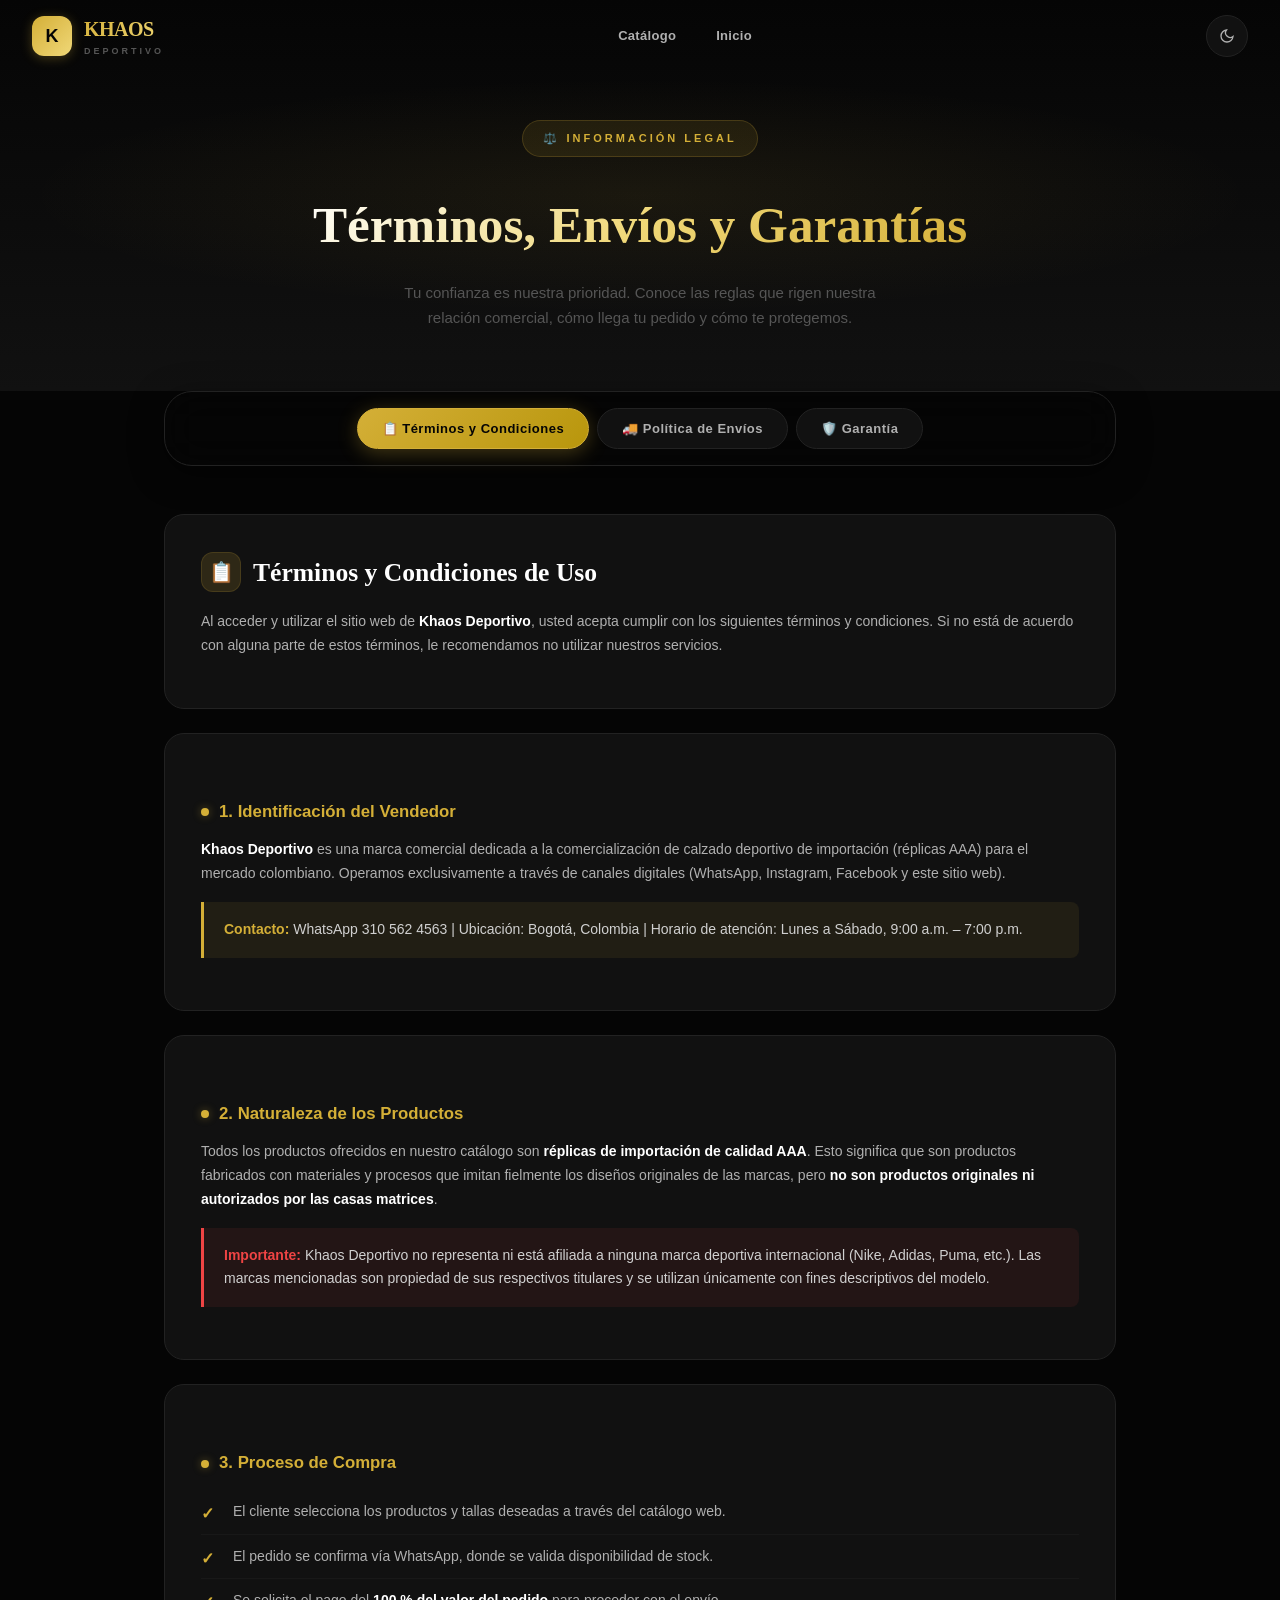
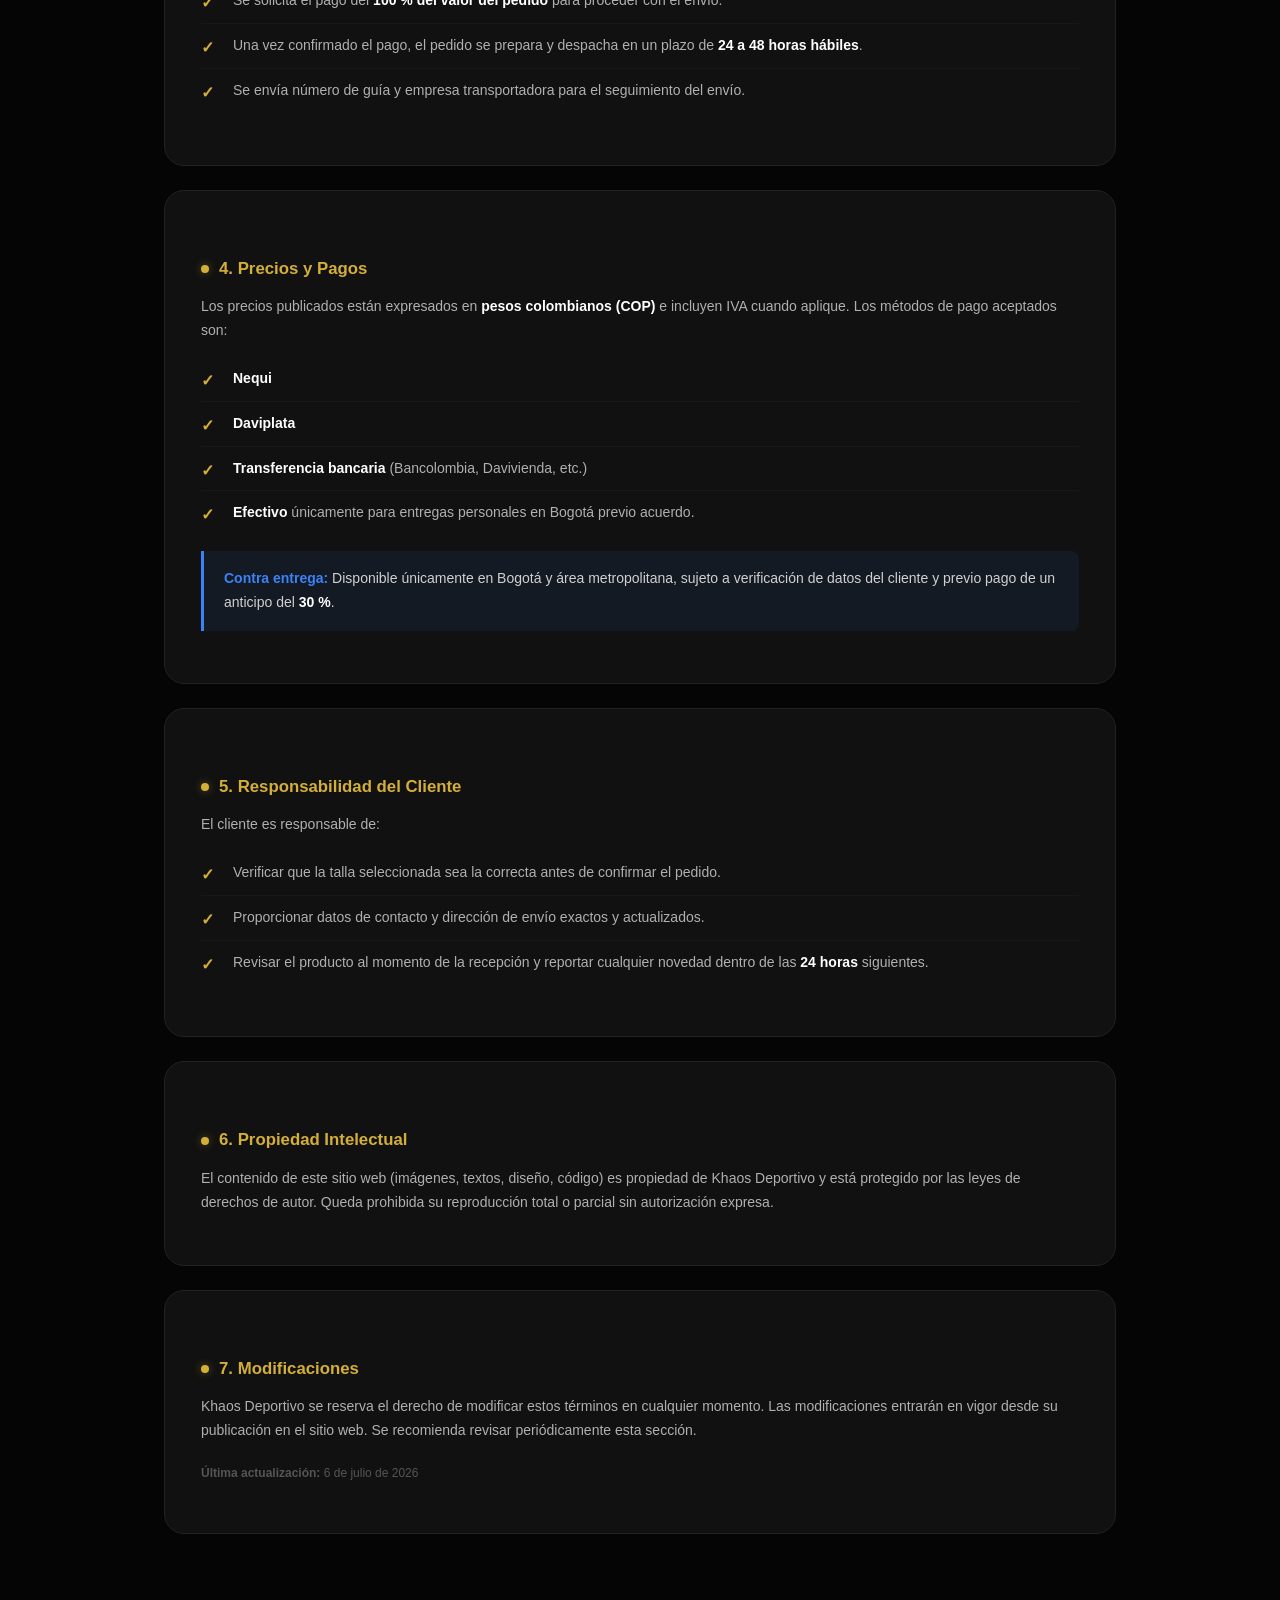
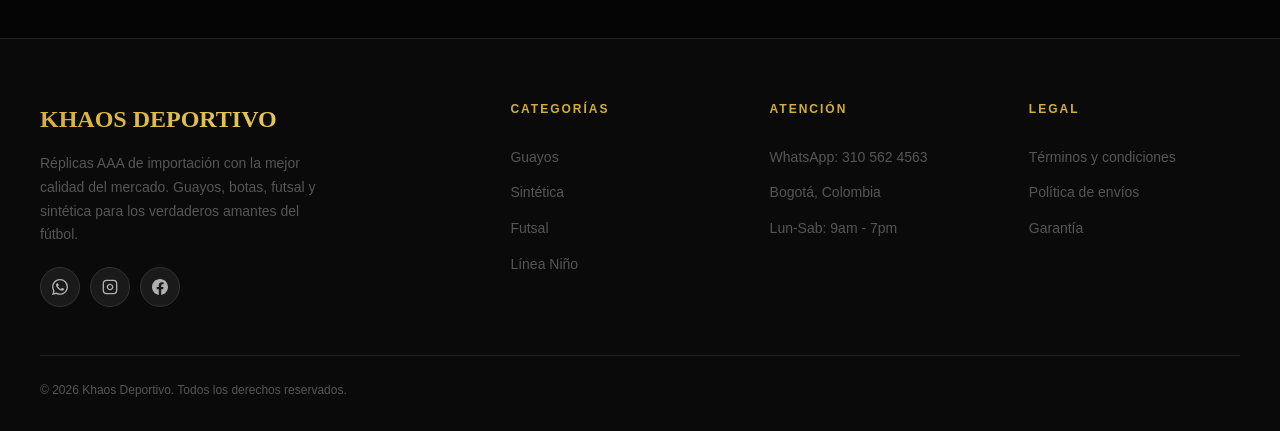
<file: terminos.html>
<!DOCTYPE html>
<html lang="es">
<head>
<meta charset="UTF-8">
<meta name="viewport" content="width=device-width, initial-scale=1.0">
<title>Términos, Envíos y Garantías — Khaos Deportivo</title>
<style>
:root {
  --gold:#D4AF37;--gold-light:#F0D878;--gold-dim:#B8960C;--gold-glow:rgba(212,175,55,0.15);
  --void:#050505;--ink:#0a0a0a;--charcoal:#111;--graphite:#141414;--slate:#1a1a1a;--stone:#222;--ash:#333;--fog:#555;--mist:#888;--silver:#b0b0b0;--pearl:#d0d0d0;--ivory:#f5f5f5;--white:#fff;
  --danger:#ef4444;--success:#22c55e;--warning:#f59e0b;--info:#3b82f6;
  --font-display:Georgia,'Times New Roman',serif;
  --font-body:-apple-system,BlinkMacSystemFont,'Segoe UI',Roboto,Arial,sans-serif;
  --r-sm:8px;--r-md:14px;--r-lg:20px;--r-xl:28px;
  --shadow-md:0 8px 32px rgba(0,0,0,0.5);--shadow-lg:0 16px 48px rgba(0,0,0,0.6);
  --ease:cubic-bezier(0.4,0,0.2,1);--ease-expo:cubic-bezier(0.16,1,0.3,1);
}
[data-theme="light"]{--void:#f8f9fa;--ink:#fff;--charcoal:#f1f3f5;--graphite:#fff;--slate:#f8f9fa;--stone:#e9ecef;--ash:#dee2e6;--fog:#adb5bd;--mist:#6c757d;--silver:#495057;--pearl:#343a40;--ivory:#212529;--white:#1a1a1a;--shadow-md:0 8px 32px rgba(0,0,0,0.08);--shadow-lg:0 16px 48px rgba(0,0,0,0.1);}
*{margin:0;padding:0;box-sizing:border-box}
html{scroll-behavior:smooth;-webkit-font-smoothing:antialiased}
body{font-family:var(--font-body);background:var(--void);color:var(--ivory);min-height:100vh;line-height:1.7;overflow-x:hidden}
::selection{background:var(--gold);color:var(--void)}

/* NAV */
.nav-header{position:fixed;top:0;left:0;right:0;z-index:100;padding:0 32px;height:72px;display:flex;align-items:center;justify-content:space-between;background:transparent;transition:all .4s var(--ease)}
.nav-header.scrolled{background:rgba(5,5,5,0.85);backdrop-filter:blur(20px);border-bottom:1px solid rgba(212,175,55,0.08);height:64px}
[data-theme="light"] .nav-header.scrolled{background:rgba(255,255,255,0.85);border-bottom:1px solid rgba(0,0,0,0.06)}
.nav-logo{display:flex;align-items:center;gap:12px;text-decoration:none}
.nav-logo-mark{width:40px;height:40px;background:linear-gradient(135deg,var(--gold),var(--gold-light));border-radius:12px;display:flex;align-items:center;justify-content:center;font-weight:900;font-size:18px;color:var(--void);box-shadow:0 2px 12px rgba(212,175,55,0.3);transition:transform .3s var(--ease-bounce)}
.nav-logo:hover .nav-logo-mark{transform:scale(1.1) rotate(-5deg)}
.nav-logo-text{font-family:var(--font-display);font-size:20px;font-weight:800;background:linear-gradient(135deg,var(--gold),var(--gold-light));-webkit-background-clip:text;-webkit-text-fill-color:transparent;background-clip:text;letter-spacing:-.5px}
.nav-logo-sub{font-size:9px;font-weight:700;letter-spacing:3px;text-transform:uppercase;color:var(--fog);margin-top:-2px}
.nav-center{display:flex;align-items:center;gap:8px}
.nav-link{padding:8px 16px;color:var(--silver);text-decoration:none;font-size:13px;font-weight:600;letter-spacing:.3px;border-radius:var(--r-md);transition:all .3s var(--ease);position:relative}
.nav-link::after{content:'';position:absolute;bottom:2px;left:50%;width:0;height:2px;background:var(--gold);border-radius:2px;transition:all .3s var(--ease);transform:translateX(-50%)}
.nav-link:hover{color:var(--white)}
.nav-link:hover::after{width:60%}
.nav-right{display:flex;align-items:center;gap:12px}
.nav-btn{width:42px;height:42px;border-radius:50%;border:1px solid var(--stone);background:var(--charcoal);color:var(--silver);display:flex;align-items:center;justify-content:center;cursor:pointer;transition:all .3s var(--ease);font-size:16px;position:relative}
.nav-btn:hover{border-color:var(--gold);color:var(--gold);background:var(--slate);transform:translateY(-2px)}
.mobile-menu-btn{display:none;width:42px;height:42px;border-radius:var(--r-md);border:1px solid var(--stone);background:var(--charcoal);color:var(--silver);cursor:pointer;font-size:18px;align-items:center;justify-content:center}

/* SCROLL */
.scroll-indicator{position:fixed;top:0;left:0;height:2px;background:linear-gradient(90deg,var(--gold),var(--gold-light));z-index:1000;width:0%;transition:width .1s linear}

/* CONTENT */
.legal-hero{position:relative;min-height:40vh;display:flex;flex-direction:column;align-items:center;justify-content:center;overflow:hidden;background:var(--void);padding:120px 24px 60px;text-align:center}
.legal-hero::before{content:'';position:absolute;inset:0;background:radial-gradient(ellipse 80% 50% at 50% 50%,rgba(212,175,55,0.08) 0%,transparent 60%),linear-gradient(180deg,var(--void) 0%,var(--ink) 40%,var(--charcoal) 100%);z-index:0}
.legal-hero-content{position:relative;z-index:2;max-width:700px;animation:hfi 1.2s var(--ease-expo) forwards;opacity:0}
@keyframes hfi{from{opacity:0;transform:translateY(40px)}to{opacity:1;transform:translateY(0)}}
.legal-hero-badge{display:inline-flex;align-items:center;gap:8px;padding:8px 20px;background:rgba(212,175,55,0.1);border:1px solid rgba(212,175,55,0.2);border-radius:50px;font-size:11px;font-weight:700;letter-spacing:3px;text-transform:uppercase;color:var(--gold);margin-bottom:24px}
.legal-hero h1{font-family:var(--font-display);font-size:clamp(2rem,5vw,3.2rem);font-weight:800;color:var(--white);margin-bottom:12px;background:linear-gradient(135deg,var(--white) 0%,var(--gold-light) 50%,var(--gold) 100%);-webkit-background-clip:text;-webkit-text-fill-color:transparent;background-clip:text}
.legal-hero p{color:var(--fog);font-size:15px;max-width:500px;margin:0 auto}

.container{max-width:1000px;margin:0 auto;padding:0 24px 80px}

.legal-tabs{display:flex;gap:8px;justify-content:center;margin-bottom:48px;flex-wrap:wrap;position:sticky;top:80px;z-index:50;padding:16px;background:rgba(5,5,5,0.8);backdrop-filter:blur(20px);border-radius:var(--r-xl);border:1px solid var(--stone);box-shadow:var(--shadow-md)}
[data-theme="light"] .legal-tabs{background:rgba(255,255,255,0.8);border-color:rgba(0,0,0,0.06)}
.legal-tab{padding:12px 24px;background:var(--charcoal);border:1px solid var(--stone);border-radius:var(--r-xl);color:var(--silver);font-family:var(--font-body);font-weight:700;font-size:13px;letter-spacing:.5px;cursor:pointer;transition:all .3s}
.legal-tab:hover{border-color:var(--gold);color:var(--gold)}
.legal-tab.active{background:linear-gradient(135deg,var(--gold),var(--gold-dim));color:var(--void);border-color:var(--gold);box-shadow:0 4px 20px rgba(212,175,55,0.3)}

.legal-section{display:none;animation:fadeIn .5s ease forwards}
.legal-section.active{display:block}
@keyframes fadeIn{from{opacity:0;transform:translateY(20px)}to{opacity:1;transform:translateY(0)}}

.legal-card{background:var(--charcoal);border:1px solid var(--stone);border-radius:var(--r-lg);padding:36px;margin-bottom:24px;transition:all .3s;position:relative;overflow:hidden}
.legal-card::before{content:'';position:absolute;top:0;left:0;right:0;height:3px;background:linear-gradient(90deg,var(--gold),var(--gold-light));opacity:0;transition:opacity .4s}
.legal-card:hover{border-color:rgba(212,175,55,0.3);box-shadow:0 20px 60px rgba(0,0,0,0.3)}
.legal-card:hover::before{opacity:1}
.legal-card h2{font-family:var(--font-display);font-size:1.6rem;font-weight:800;color:var(--white);margin-bottom:16px;display:flex;align-items:center;gap:12px}
.legal-card h2 .icon{width:40px;height:40px;border-radius:12px;background:var(--gold-glow);border:1px solid rgba(212,175,55,0.15);display:flex;align-items:center;justify-content:center;color:var(--gold);font-size:20px;flex-shrink:0}
.legal-card h3{font-size:1.05rem;font-weight:800;color:var(--gold);margin:28px 0 12px;display:flex;align-items:center;gap:10px}
.legal-card h3::before{content:'';width:8px;height:8px;background:var(--gold);border-radius:50%;flex-shrink:0;box-shadow:0 0 8px rgba(212,175,55,0.4)}
.legal-card p{color:var(--silver);font-size:14px;margin-bottom:14px}
.legal-card ul{list-style:none;padding-left:0;margin-bottom:16px}
.legal-card ul li{color:var(--silver);font-size:14px;padding:10px 0 10px 32px;position:relative;border-bottom:1px solid rgba(255,255,255,0.03)}
.legal-card ul li:last-child{border-bottom:none}
.legal-card ul li::before{content:'✓';position:absolute;left:0;color:var(--gold);font-weight:800;font-size:16px}
.legal-card .highlight{background:rgba(212,175,55,0.08);border-left:3px solid var(--gold);padding:16px 20px;border-radius:0 var(--r-sm) var(--r-sm) 0;margin:16px 0;color:var(--pearl);font-size:14px;line-height:1.7}
.legal-card .warning-box{background:rgba(239,68,68,0.08);border-left:3px solid var(--danger);padding:16px 20px;border-radius:0 var(--r-sm) var(--r-sm) 0;margin:16px 0;color:var(--pearl);font-size:14px;line-height:1.7}
.legal-card .success-box{background:rgba(34,197,94,0.08);border-left:3px solid var(--success);padding:16px 20px;border-radius:0 var(--r-sm) var(--r-sm) 0;margin:16px 0;color:var(--pearl);font-size:14px;line-height:1.7}
.legal-card .info-box{background:rgba(59,130,246,0.08);border-left:3px solid var(--info);padding:16px 20px;border-radius:0 var(--r-sm) var(--r-sm) 0;margin:16px 0;color:var(--pearl);font-size:14px;line-height:1.7}

.breadcrumb{color:var(--fog);font-size:12px;font-weight:600;letter-spacing:1px;text-transform:uppercase;margin-bottom:24px;display:flex;align-items:center;gap:8px}
.breadcrumb a{color:var(--gold);text-decoration:none;transition:opacity .3s}
.breadcrumb a:hover{opacity:.7}
.breadcrumb span{color:var(--silver)}

/* FOOTER */
.footer{background:var(--ink);border-top:1px solid var(--stone);padding:60px 32px 30px}
.footer-grid{max-width:1200px;margin:0 auto;display:grid;grid-template-columns:2fr 1fr 1fr 1fr;gap:48px;margin-bottom:48px}
.footer-brand h3{font-family:var(--font-display);font-size:24px;font-weight:800;background:linear-gradient(135deg,var(--gold),var(--gold-light));-webkit-background-clip:text;-webkit-text-fill-color:transparent;background-clip:text;margin-bottom:12px}
.footer-brand p{color:var(--fog);font-size:14px;line-height:1.7;margin-bottom:20px;max-width:300px}
.footer-social{display:flex;gap:10px}
.footer-social a{width:40px;height:40px;border-radius:50%;background:var(--slate);border:1px solid var(--ash);display:flex;align-items:center;justify-content:center;color:var(--silver);text-decoration:none;font-size:16px;transition:all .3s}
.footer-social a:hover{background:var(--gold);color:var(--void);border-color:var(--gold);transform:translateY(-3px)}
.footer-col h4{font-size:12px;font-weight:800;letter-spacing:2px;text-transform:uppercase;color:var(--gold);margin-bottom:20px}
.footer-col a{display:block;color:var(--fog);text-decoration:none;font-size:14px;padding:6px 0;transition:all .2s}
.footer-col a:hover{color:var(--gold);padding-left:4px}
.footer-bottom{max-width:1200px;margin:0 auto;padding-top:24px;border-top:1px solid var(--stone);display:flex;justify-content:space-between;align-items:center;flex-wrap:wrap;gap:12px}
.footer-bottom p{font-size:12px;color:var(--fog)}
.footer-bottom a{color:var(--gold);text-decoration:none;font-size:11px;opacity:.5;transition:opacity .3s}
.footer-bottom a:hover{opacity:1}

/* RESPONSIVE */
@media(max-width:1024px){.footer-grid{grid-template-columns:repeat(2,1fr)}.nav-center{display:none}}
@media(max-width:768px){.nav-header{padding:0 16px;height:64px}.mobile-menu-btn{display:flex}.legal-hero{padding:100px 16px 40px}.legal-tabs{top:72px;padding:12px}.legal-tab{padding:10px 16px;font-size:12px}.legal-card{padding:24px}.container{padding:0 16px 60px}.footer-grid{grid-template-columns:1fr;gap:32px}.footer-bottom{flex-direction:column;text-align:center}}
@media(max-width:480px){.legal-hero h1{font-size:1.8rem}}
</style>
</head>
<body>
<div class="scroll-indicator" id="scrollIndicator"></div>

<header class="nav-header" id="navHeader">
  <a href="index.html" class="nav-logo">
    <div class="nav-logo-mark">K</div>
    <div><div class="nav-logo-text">KHAOS</div><div class="nav-logo-sub">Deportivo</div></div>
  </a>
  <nav class="nav-center">
    <a href="index.html#catalogo" class="nav-link">Catálogo</a>
    <a href="index.html" class="nav-link">Inicio</a>
  </nav>
  <div class="nav-right">
    <button class="nav-btn" onclick="toggleTheme()" title="Cambiar tema">
      <svg width="16" height="16" viewBox="0 0 24 24" fill="none" stroke="currentColor" stroke-width="2"><path d="M21 12.79A9 9 0 1 1 11.21 3 7 7 0 0 0 21 12.79z"/></svg>
    </button>
  </div>
</header>

<section class="legal-hero">
  <div class="legal-hero-content">
    <div class="legal-hero-badge">⚖️ INFORMACIÓN LEGAL</div>
    <h1>Términos, Envíos y Garantías</h1>
    <p>Tu confianza es nuestra prioridad. Conoce las reglas que rigen nuestra relación comercial, cómo llega tu pedido y cómo te protegemos.</p>
  </div>
</section>

<div class="container">

  <div class="legal-tabs" id="legalTabs">
    <button class="legal-tab active" onclick="showTab('terminos')">📋 Términos y Condiciones</button>
    <button class="legal-tab" onclick="showTab('envios')">🚚 Política de Envíos</button>
    <button class="legal-tab" onclick="showTab('garantias')">🛡️ Garantía</button>
  </div>

  <!-- ════════════════════════════════════════════════════════════ -->
  <!-- TÉRMINOS Y CONDICIONES                                     -->
  <!-- ════════════════════════════════════════════════════════════ -->
  <div class="legal-section active" id="tab-terminos">

    <div class="legal-card">
      <h2><span class="icon">📋</span> Términos y Condiciones de Uso</h2>
      <p>Al acceder y utilizar el sitio web de <strong style="color:var(--white)">Khaos Deportivo</strong>, usted acepta cumplir con los siguientes términos y condiciones. Si no está de acuerdo con alguna parte de estos términos, le recomendamos no utilizar nuestros servicios.</p>
    </div>

    <div class="legal-card">
      <h3>1. Identificación del Vendedor</h3>
      <p><strong style="color:var(--white)">Khaos Deportivo</strong> es una marca comercial dedicada a la comercialización de calzado deportivo de importación (réplicas AAA) para el mercado colombiano. Operamos exclusivamente a través de canales digitales (WhatsApp, Instagram, Facebook y este sitio web).</p>
      <div class="highlight">
        <strong style="color:var(--gold)">Contacto:</strong> WhatsApp 310 562 4563 | Ubicación: Bogotá, Colombia | Horario de atención: Lunes a Sábado, 9:00 a.m. – 7:00 p.m.
      </div>
    </div>

    <div class="legal-card">
      <h3>2. Naturaleza de los Productos</h3>
      <p>Todos los productos ofrecidos en nuestro catálogo son <strong style="color:var(--white)">réplicas de importación de calidad AAA</strong>. Esto significa que son productos fabricados con materiales y procesos que imitan fielmente los diseños originales de las marcas, pero <strong style="color:var(--white)">no son productos originales ni autorizados por las casas matrices</strong>.</p>
      <div class="warning-box">
        <strong style="color:var(--danger)">Importante:</strong> Khaos Deportivo no representa ni está afiliada a ninguna marca deportiva internacional (Nike, Adidas, Puma, etc.). Las marcas mencionadas son propiedad de sus respectivos titulares y se utilizan únicamente con fines descriptivos del modelo.
      </div>
    </div>

    <div class="legal-card">
      <h3>3. Proceso de Compra</h3>
      <ul>
        <li>El cliente selecciona los productos y tallas deseadas a través del catálogo web.</li>
        <li>El pedido se confirma vía WhatsApp, donde se valida disponibilidad de stock.</li>
        <li>Se solicita el pago del <strong style="color:var(--white)">100 % del valor del pedido</strong> para proceder con el envío.</li>
        <li>Una vez confirmado el pago, el pedido se prepara y despacha en un plazo de <strong style="color:var(--white)">24 a 48 horas hábiles</strong>.</li>
        <li>Se envía número de guía y empresa transportadora para el seguimiento del envío.</li>
      </ul>
    </div>

    <div class="legal-card">
      <h3>4. Precios y Pagos</h3>
      <p>Los precios publicados están expresados en <strong style="color:var(--white)">pesos colombianos (COP)</strong> e incluyen IVA cuando aplique. Los métodos de pago aceptados son:</p>
      <ul>
        <li><strong style="color:var(--white)">Nequi</strong></li>
        <li><strong style="color:var(--white)">Daviplata</strong></li>
        <li><strong style="color:var(--white)">Transferencia bancaria</strong> (Bancolombia, Davivienda, etc.)</li>
        <li><strong style="color:var(--white)">Efectivo</strong> únicamente para entregas personales en Bogotá previo acuerdo.</li>
      </ul>
      <div class="info-box">
        <strong style="color:var(--info)">Contra entrega:</strong> Disponible únicamente en Bogotá y área metropolitana, sujeto a verificación de datos del cliente y previo pago de un anticipo del <strong style="color:var(--white)">30 %</strong>.
      </div>
    </div>

    <div class="legal-card">
      <h3>5. Responsabilidad del Cliente</h3>
      <p>El cliente es responsable de:</p>
      <ul>
        <li>Verificar que la talla seleccionada sea la correcta antes de confirmar el pedido.</li>
        <li>Proporcionar datos de contacto y dirección de envío exactos y actualizados.</li>
        <li>Revisar el producto al momento de la recepción y reportar cualquier novedad dentro de las <strong style="color:var(--white)">24 horas</strong> siguientes.</li>
      </ul>
    </div>

    <div class="legal-card">
      <h3>6. Propiedad Intelectual</h3>
      <p>El contenido de este sitio web (imágenes, textos, diseño, código) es propiedad de Khaos Deportivo y está protegido por las leyes de derechos de autor. Queda prohibida su reproducción total o parcial sin autorización expresa.</p>
    </div>

    <div class="legal-card">
      <h3>7. Modificaciones</h3>
      <p>Khaos Deportivo se reserva el derecho de modificar estos términos en cualquier momento. Las modificaciones entrarán en vigor desde su publicación en el sitio web. Se recomienda revisar periódicamente esta sección.</p>
      <p style="color:var(--fog);font-size:12px;margin-top:20px;"><strong>Última actualización:</strong> 6 de julio de 2026</p>
    </div>

  </div>

  <!-- ════════════════════════════════════════════════════════════ -->
  <!-- POLÍTICA DE ENVÍOS                                         -->
  <!-- ════════════════════════════════════════════════════════════ -->
  <div class="legal-section" id="tab-envios">

    <div class="legal-card">
      <h2><span class="icon">🚚</span> Política de Envíos</h2>
      <p>En Khaos Deportivo nos comprometemos a entregar tu pedido de manera rápida, segura y económica. A continuación encontrarás toda la información sobre nuestros tiempos, costos y cobertura de envíos.</p>
    </div>

    <div class="legal-card">
      <h3>1. Cobertura Geográfica</h3>
      <p>Realizamos envíos a <strong style="color:var(--white)">todo el territorio colombiano</strong>, incluyendo:</p>
      <ul>
        <li><strong style="color:var(--white)">Ciudades principales:</strong> Bogotá, Medellín, Cali, Barranquilla, Cartagena, Bucaramanga, Pereira, Manizales, Armenia, Ibagué, Villavicencio, Neiva, Pasto, Cúcuta, Montería, Sincelejo, Valledupar, Santa Marta.</li>
        <li><strong style="color:var(--white)">Municipios y zonas rurales:</strong> a través de transportadoras con cobertura nacional (Servientrega, Interrapidísimo, Coordinadora, Envía).</li>
      </ul>
      <div class="success-box">
        <strong style="color:var(--success)">Envío gratis:</strong> En compras superiores a <strong style="color:var(--white)">$350.000 COP</strong> para ciudades principales. En compras superiores a <strong style="color:var(--white)">$500.000 COP</strong> para el resto del país.
      </div>
    </div>

    <div class="legal-card">
      <h3>2. Tiempos de Entrega</h3>
      <p>Los tiempos de entrega se cuentan desde la confirmación del pago y preparación del pedido:</p>
      <ul>
        <li><strong style="color:var(--white)">Bogotá y área metropolitana:</strong> 1 a 2 días hábiles.</li>
        <li><strong style="color:var(--white)">Ciudades principales:</strong> 2 a 4 días hábiles.</li>
        <li><strong style="color:var(--white)">Municipios y zonas intermedias:</strong> 3 a 6 días hábiles.</li>
        <li><strong style="color:var(--white)">Zonas rurales o de difícil acceso:</strong> 5 a 8 días hábiles.</li>
      </ul>
      <div class="warning-box">
        <strong style="color:var(--danger)">Nota:</strong> Los tiempos de entrega son estimados y pueden verse afectados por factores ajenos a nuestra operación, como condiciones climáticas, cierres viales, días festivos o eventualidades de la transportadora. No nos hacemos responsables por retrasos causados por terceros.
      </div>
    </div>

    <div class="legal-card">
      <h3>3. Costos de Envío</h3>
      <p>Los costos varían según el destino y el peso del paquete:</p>
      <ul>
        <li><strong style="color:var(--white)">Bogotá:</strong> $8.000 – $12.000 COP (gratis en compras &gt; $350.000).</li>
        <li><strong style="color:var(--white)">Ciudades principales:</strong> $12.000 – $18.000 COP (gratis en compras &gt; $350.000).</li>
        <li><strong style="color:var(--white)">Resto del país:</strong> $15.000 – $25.000 COP (gratis en compras &gt; $500.000).</li>
      </ul>
      <p>El costo exacto se confirmará al momento de realizar el pedido vía WhatsApp, ya que depende de la transportadora disponible en tu zona.</p>
    </div>

    <div class="legal-card">
      <h3>4. Proceso de Despacho</h3>
      <ul>
        <li>Una vez confirmado el pago, tu pedido se prepara y empaca con material de protección (bolsa sellada + caja de cartón si aplica).</li>
        <li>Recibirás el <strong style="color:var(--white)">número de guía</strong> y el nombre de la transportadora asignada en un plazo máximo de 24 horas.</li>
        <li>Puedes hacer seguimiento de tu envío directamente en la página web de la transportadora con el número de guía proporcionado.</li>
        <li>La transportadora realizará hasta <strong style="color:var(--white)">dos intentos de entrega</strong>. Si no hay respuesta, el paquete regresa a nuestras oficinas y deberás coordinar un nuevo envío (con costo adicional).</li>
      </ul>
    </div>

    <div class="legal-card">
      <h3>5. Entrega a Terceros</h3>
      <p>Si no estás presente en el momento de la entrega, la transportadora puede entregar el paquete a un tercero autorizado (familiar, vecino, portero) siempre y cuando firme el comprobante de recibo. Khaos Deportivo no se hace responsable por pérdidas posteriores si el tercero autorizado no entrega el paquete al destinatario final.</p>
    </div>

    <div class="legal-card">
      <h3>6. Pérdida o Daño en Tránsito</h3>
      <p>Si el paquete llega en mal estado o no llega en el tiempo estimado, debes notificarnos dentro de las <strong style="color:var(--white)">48 horas</strong> siguientes a la fecha de entrega esperada. Evaluaremos el caso y, si corresponde, gestionaremos el reenvío del producto o el reembolso parcial correspondiente.</p>
    </div>

  </div>

  <!-- ════════════════════════════════════════════════════════════ -->
  <!-- GARANTÍA                                                   -->
  <!-- ════════════════════════════════════════════════════════════ -->
  <div class="legal-section" id="tab-garantias">

    <div class="legal-card">
      <h2><span class="icon">🛡️</span> Política de Garantía</h2>
      <p>En Khaos Deportivo confiamos en la calidad de nuestros productos. Por eso ofrecemos una garantía de satisfacción que te protege ante defectos de fabricación y te da tranquilidad en cada compra.</p>
    </div>

    <div class="legal-card">
      <h3>1. Garantía por Defectos de Fabricación</h3>
      <p>Todos nuestros productos cuentan con una garantía de <strong style="color:var(--white)">15 días calendario</strong> contra defectos de fabricación, contados desde la fecha de recepción del pedido. Esta garantía cubre:</p>
      <ul>
        <li>Desprendimiento de la suela o de piezas estructurales <strong style="color:var(--white)">sin uso previo</strong>.</li>
        <li>Roturas de costuras en el upper (parte superior) <strong style="color:var(--white)">sin uso previo</strong>.</li>
        <li>Defectos visibles en el material (grietas, burbujas, deformaciones) que impidan el uso normal del calzado.</li>
        <li>Talla incorrecta enviada por error de nuestro almacén (verificable con foto del etiquetado).</li>
      </ul>
      <div class="warning-box">
        <strong style="color:var(--danger)">Queda excluido:</strong> Daños causados por uso indebido, desgaste normal, exposición a temperaturas extremas, contacto con productos químicos, o modificaciones realizadas por el cliente.
      </div>
    </div>

    <div class="legal-card">
      <h3>2. Garantía de Satisfacción «No te Encantan, los Cambiamos»</h3>
      <p>Si el producto no cumple con tus expectativas de calidad o talla, ofrecemos <strong style="color:var(--white)">un cambio por otro modelo o talla</strong> dentro de los primeros <strong style="color:var(--white)">7 días calendario</strong> después de recibirlo, siempre que:</p>
      <ul>
        <li>El producto <strong style="color:var(--white)">no haya sido usado</strong> ni presente señales de desgaste.</li>
        <li>Se conserve en su <strong style="color:var(--white)">empaque original</strong> (caja o bolsa) con todas las etiquetas.</li>
        <li>El cliente asuma el costo del envío de devolución y del nuevo envío (excepto si el error fue nuestro).</li>
      </ul>
      <div class="success-box">
        <strong style="color:var(--success)">Buena noticia:</strong> Si el error fue nuestro (talla equivocada, producto dañado en origen), Khaos Deportivo asume <strong style="color:var(--white)">todos los costos de envío</strong> del cambio.
      </div>
    </div>

    <div class="legal-card">
      <h3>3. Proceso de Reclamo</h3>
      <p>Para hacer válida tu garantía, sigue estos pasos:</p>
      <ul>
        <li><strong style="color:var(--white)">Paso 1:</strong> Escríbenos por WhatsApp (310 562 4563) dentro del plazo de garantía.</li>
        <li><strong style="color:var(--white)">Paso 2:</strong> Envía fotos claras del defecto o del motivo del cambio, junto con el número de pedido.</li>
        <li><strong style="color:var(--white)">Paso 3:</strong> Nuestro equipo evaluará el caso en un plazo máximo de 48 horas hábiles.</li>
        <li><strong style="color:var(--white)">Paso 4:</strong> Si el reclamo es aprobado, coordinamos la devolución del producto y el envío del reemplazo.</li>
      </ul>
    </div>

    <div class="legal-card">
      <h3>4. Reembolsos</h3>
      <p>Los reembolsos se procesan únicamente en los siguientes casos:</p>
      <ul>
        <li>El producto presenta un defecto de fabricación irreparable y no hay stock de reemplazo disponible.</li>
        <li>El pedido no fue entregado por causas atribuibles a Khaos Deportivo (pérdida confirmada en almacén).</li>
      </ul>
      <p>El reembolso se realizará por el <strong style="color:var(--white)">mismo medio de pago</strong> utilizado en la compra, en un plazo de <strong style="color:var(--white)">5 a 10 días hábiles</strong> una vez aprobado el caso. No se realizan reembolsos por arrepentimiento de compra una vez despachado el pedido.</p>
    </div>

    <div class="legal-card">
      <h3>5. Durabilidad y Uso Recomendado</h3>
      <p>Los productos réplicas AAA están diseñados para uso recreativo y amateur. Si bien ofrecen excelente calidad y acabado, su durabilidad puede variar según la intensidad de uso, la frecuencia de juego y el tipo de superficie. Recomendamos:</p>
      <ul>
        <li>Usar los guayos en la <strong style="color:var(--white)">superficie para la que fueron diseñados</strong> (FG para césped natural, TF para sintética, IC para indoor).</li>
        <li>Secar los productos a la sombra después de cada uso; evitar secadoras o exposición directa al sol.</li>
        <li>Usar plantillas de repuesto para prolongar la vida útil del calzado.</li>
      </ul>
    </div>

    <div class="legal-card">
      <h3>6. Limitaciones</h3>
      <p>La garantía no cubre:</p>
      <ul>
        <li>Desgaste natural por uso (suela desgastada, upper descolorido, olores).</li>
        <li>Daños por accidentes, negligencia o uso inadecuado.</li>
        <li>Productos modificados o reparados por terceros.</li>
        <li>Pérdida de accesorios (cordones, plantillas) tras la entrega.</li>
      </ul>
    </div>

  </div>

</div>

<footer class="footer">
  <div class="footer-grid">
    <div class="footer-brand">
      <h3>KHAOS DEPORTIVO</h3>
      <p>Réplicas AAA de importación con la mejor calidad del mercado. Guayos, botas, futsal y sintética para los verdaderos amantes del fútbol.</p>
      <div class="footer-social">
        <a href="https://wa.me/573105624563" target="_blank" rel="noopener noreferrer" title="WhatsApp">
          <svg width="16" height="16" viewBox="0 0 24 24" fill="currentColor"><path d="M17.472 14.382c-.297-.149-1.758-.867-2.03-.967-.273-.099-.471-.148-.67.15-.197.297-.767.966-.94 1.164-.173.199-.347.223-.644.075-.297-.15-1.255-.463-2.39-1.475-.883-.788-1.48-1.761-1.653-2.059-.173-.297-.018-.458.13-.606.134-.133.298-.347.446-.52.149-.174.198-.298.298-.497.099-.198.05-.371-.025-.52-.075-.149-.669-1.612-.916-2.207-.242-.579-.487-.5-.669-.51-.173-.008-.371-.01-.57-.01-.198 0-.52.074-.792.372-.272.297-1.04 1.016-1.04 2.479 0 1.462 1.065 2.875 1.213 3.074.149.198 2.096 3.2 5.077 4.487.709.306 1.262.489 1.694.625.712.227 1.36.195 1.871.118.571-.085 1.758-.719 2.006-1.413.248-.694.248-1.289.173-1.413-.074-.124-.272-.198-.57-.347m-5.421 7.403h-.004a9.87 9.87 0 01-5.031-1.378l-.361-.214-3.741.982.998-3.648-.235-.374a9.86 9.86 0 01-1.51-5.26c.001-5.45 4.436-9.884 9.888-9.884 2.64 0 5.122 1.03 6.988 2.898a9.825 9.825 0 012.893 6.994c-.003 5.45-4.437 9.884-9.885 9.884m8.413-18.297A11.815 11.815 0 0012.05 0C5.495 0 .16 5.335.157 11.892c0 2.096.547 4.142 1.588 5.945L.057 24l6.305-1.654a11.882 11.882 0 005.683 1.448h.005c6.554 0 11.89-5.335 11.893-11.893a11.821 11.821 0 00-3.48-8.413z"/></svg>
        </a>
        <a href="https://www.instagram.com/khaosdeportivo" target="_blank" rel="noopener noreferrer" title="Instagram">
          <svg width="16" height="16" viewBox="0 0 24 24" fill="none" stroke="currentColor" stroke-width="2"><rect x="2" y="2" width="20" height="20" rx="5" ry="5"/><path d="M16 11.37A4 4 0 1 1 12.63 8 4 4 0 0 1 16 11.37z"/><line x1="17.5" y1="6.5" x2="17.51" y2="6.5"/></svg>
        </a>
        <a href="https://www.facebook.com/share/1Bkqc7LWJW/" target="_blank" rel="noopener noreferrer" title="Facebook">
          <svg width="16" height="16" viewBox="0 0 24 24" fill="currentColor"><path d="M24 12.073c0-6.627-5.373-12-12-12s-12 5.373-12 12c0 5.99 4.388 10.954 10.125 11.854v-8.385H7.078v-3.47h3.047V9.43c0-3.007 1.792-4.669 4.533-4.669 1.312 0 2.686.235 2.686.235v2.953H15.83c-1.491 0-1.956.925-1.956 1.874v2.25h3.328l-.532 3.47h-2.796v8.385C19.612 23.027 24 18.062 24 12.073z"/></svg>
        </a>
      </div>
    </div>
    <div class="footer-col">
      <h4>Categorías</h4>
      <a href="index.html">Guayos</a>
      <a href="index.html">Sintética</a>
      <a href="index.html">Futsal</a>
      <a href="index.html">Línea Niño</a>
    </div>
    <div class="footer-col">
      <h4>Atención</h4>
      <a href="https://wa.me/573105624563" target="_blank">WhatsApp: 310 562 4563</a>
      <a href="#">Bogotá, Colombia</a>
      <a href="#">Lun-Sab: 9am - 7pm</a>
    </div>
    <div class="footer-col">
      <h4>Legal</h4>
      <a href="#" onclick="showTab('terminos');return false;">Términos y condiciones</a>
      <a href="#" onclick="showTab('envios');return false;">Política de envíos</a>
      <a href="#" onclick="showTab('garantias');return false;">Garantía</a>
    </div>
  </div>
  <div class="footer-bottom">
    <p>© 2026 Khaos Deportivo. Todos los derechos reservados.</p>
  </div>
</footer>

<script>
function showTab(tabId) {
  document.querySelectorAll('.legal-tab').forEach(t => t.classList.remove('active'));
  document.querySelectorAll('.legal-section').forEach(s => s.classList.remove('active'));

  // Activar el tab correspondiente
  const tabs = document.querySelectorAll('.legal-tab');
  if (tabId === 'terminos') tabs[0].classList.add('active');
  else if (tabId === 'envios') tabs[1].classList.add('active');
  else if (tabId === 'garantias') tabs[2].classList.add('active');

  document.getElementById('tab-' + tabId).classList.add('active');
  window.scrollTo({top: 0, behavior: 'smooth'});
}

function toggleTheme() {
  const isLight = document.documentElement.getAttribute('data-theme') === 'light';
  if (isLight) {
    document.documentElement.removeAttribute('data-theme');
  } else {
    document.documentElement.setAttribute('data-theme', 'light');
  }
}

// Scroll effects
let lastScroll = 0;
window.addEventListener('scroll', function() {
  const scrollTop = window.pageYOffset;
  const nav = document.getElementById('navHeader');
  nav.classList.toggle('scrolled', scrollTop > 50);
  const docHeight = document.documentElement.scrollHeight - window.innerHeight;
  document.getElementById('scrollIndicator').style.width = (docHeight > 0 ? (scrollTop / docHeight) * 100 : 0) + '%';
  lastScroll = scrollTop;
});
</script>

</body>
</html>
</file>
